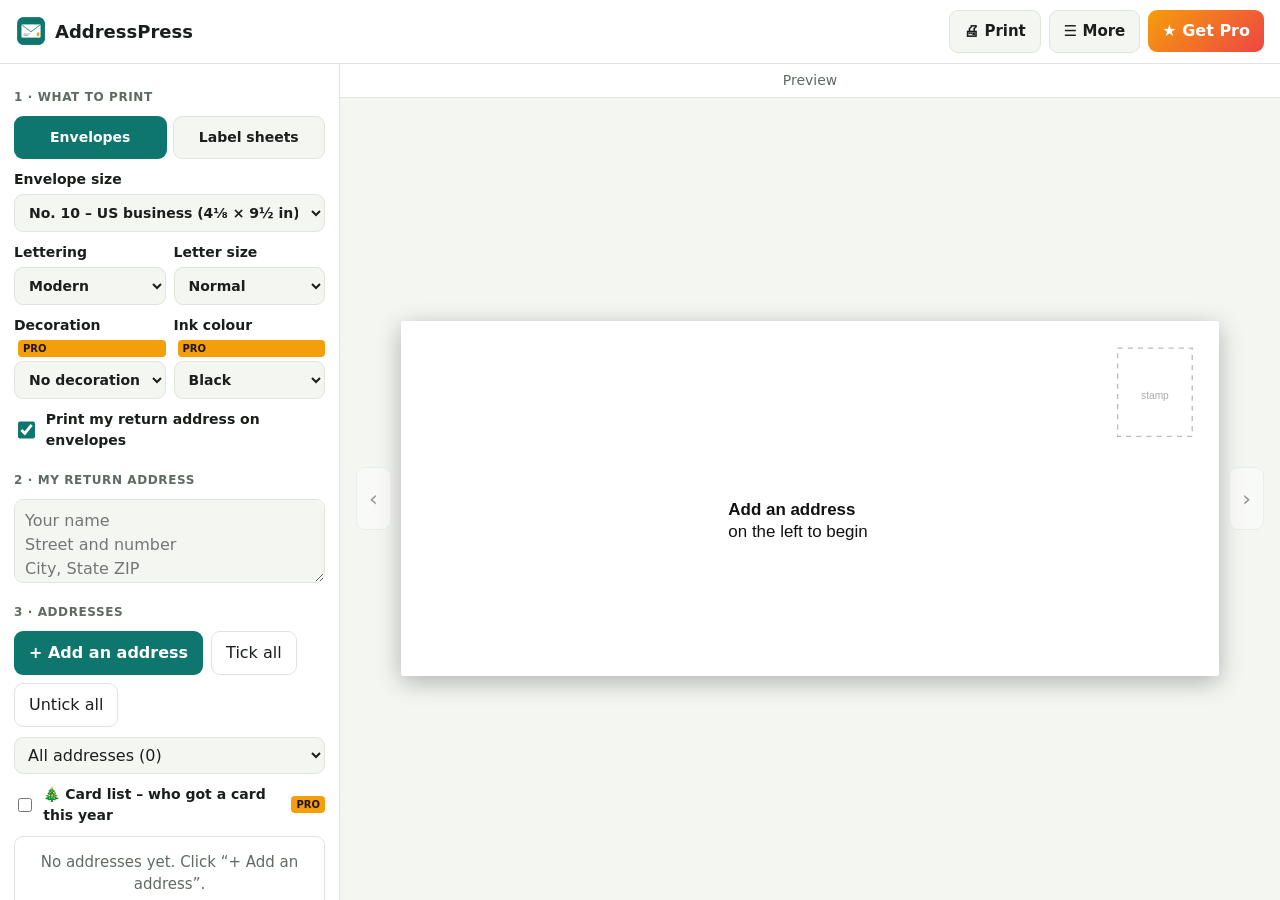
<file: index.html>
<!doctype html>
<html lang="en">
<head>
  <meta charset="utf-8">
  <meta name="viewport" content="width=device-width, initial-scale=1">
  <title>AddressPress – Envelope &amp; Label Printer</title>
  <meta name="description" content="Print addresses on envelopes and label sheets from your own address book. Simple, private and offline, with no print limits.">
  <meta name="theme-color" content="#0f766e">
  <link rel="manifest" href="manifest.json">
  <link rel="icon" href="icon-192.png">
  <link rel="stylesheet" href="style.css">
  <style id="pageRule"></style>
</head>
<body>
  <header class="topbar">
    <div class="brand"><img src="icon-192.png" alt="" width="30" height="30"><span>AddressPress</span></div>
    <span class="tree-title"></span>
    <div class="top-btns">
      <button id="printBtn" class="tb">🖨 Print</button>
      <button id="testBtn" class="tb">Print a test page</button>
      <button id="moreBtn" class="tb">☰ More</button>
      <button id="proBtn" class="pro-btn" hidden>★ Get Pro</button>
    </div>
    <div id="menu" class="menu" hidden>
      <button id="importBtn">Import addresses from Excel or CSV… <span class="badge pro-only">PRO</span></button>
      <button id="exportBtn">Save all addresses as a CSV file</button>
      <button id="sampleBtn">Add some sample addresses</button>
      <button id="clearBtn" class="danger">Delete all addresses…</button>
      <a href="help.html" target="_blank" rel="noopener">❓ How to use AddressPress</a>
      <a href="mailto:thequan03072002@gmail.com?subject=AddressPress%20feedback">✉ Feedback &amp; support</a>
      <a href="https://apps.microsoft.com/detail/9MWSF3JMP1GJ" target="_blank" rel="noopener">More apps: PrintCal photo calendar maker</a>
      <a href="https://apps.microsoft.com/detail/9NRR32J91340" target="_blank" rel="noopener">More apps: Kinleaf family tree maker</a>
    </div>
    <input id="fileIn" type="file" accept=".csv,text/csv,text/plain" hidden>
  </header>

  <main class="layout">
    <aside class="left">
      <h2>1 · What to print</h2>
      <div class="seg3" id="modes" style="grid-template-columns:1fr 1fr">
        <button data-m="env">Envelopes</button>
        <button data-m="lab">Label sheets</button>
      </div>
      <label class="field" id="envF">Envelope size<select id="env"></select></label>
      <div class="two" id="envCustomF" hidden>
        <label class="field">Width (mm)<input id="ew" type="text" inputmode="decimal" maxlength="5"></label>
        <label class="field">Height (mm)<input id="eh" type="text" inputmode="decimal" maxlength="5"></label>
      </div>
      <label class="field" id="labF">Label sheet<select id="lab"></select></label>
      <div class="two" id="labOpts">
        <label class="field">Start at label no.<input id="start" type="text" inputmode="numeric" maxlength="2"></label>
        <label class="field">Labels show<select id="labWhat"><option value="to">Each address once</option><option value="ret">Only my return address</option></select></label>
      </div>
      <div class="two">
        <label class="field">Lettering<select id="font"><option value="sans">Modern</option><option value="serif">Classic</option><option value="script">Handwriting</option><option value="elegant">Elegant ★</option><option value="pen">Pen ★</option></select></label>
        <label class="field">Letter size<select id="size"><option value="0.85">Small</option><option value="1">Normal</option><option value="1.2">Large</option><option value="1.4">Extra large</option></select></label>
      </div>
      <div class="two">
        <label class="field">Decoration <span class="badge pro-only">PRO</span><select id="design"></select></label>
        <label class="field">Ink colour <span class="badge pro-only">PRO</span><select id="ink"></select></label>
      </div>
      <label class="check" id="retChkF"><input id="showRet" type="checkbox"> Print my return address on envelopes</label>

      <h2>2 · My return address</h2>
      <textarea id="ret" placeholder="Your name&#10;Street and number&#10;City, State ZIP" spellcheck="false"></textarea>

      <h2>3 · Addresses <span id="count" style="text-transform:none;letter-spacing:0"></span></h2>
      <div class="row-btns" style="margin-top:0">
        <button id="addBtn" class="primary">+ Add an address</button>
        <button id="allBtn" class="ghost">Tick all</button>
        <button id="noneBtn" class="ghost">Untick all</button>
      </div>
      <div class="grp-bar"><select id="grpFilter" aria-label="Show a group"></select><button id="grpTick" class="ghost small" hidden></button></div>
      <label class="check"><input id="cardsOn" type="checkbox"> 🎄 Card list – who got a card this year <span class="badge pro-only">PRO</span></label>
      <div id="cardBox" class="card-box" hidden>
        <div class="row-btns tight"><label class="field inline">Year<select id="cardYear"></select></label><span id="cardStats" class="hint"></span></div>
        <p class="hint">✉ = you sent them a card · 📬 = they sent you one. Click to mark.</p>
        <div class="row-btns tight">
          <button id="tickNotSent" class="ghost small">Tick who has not got one yet</button>
          <button id="tickLast" class="ghost small">Tick last year’s list</button>
          <button id="markSent" class="ghost small">✉ Mark ticked as sent</button>
        </div>
      </div>
      <ul id="contacts" class="contacts"></ul>
      <p id="hint" class="hint"></p>

      <h2>If the print is off-centre</h2>
      <div class="two">
        <label class="field">Move right (mm)<input id="dx" type="text" inputmode="decimal" maxlength="5"></label>
        <label class="field">Move down (mm)<input id="dy" type="text" inputmode="decimal" maxlength="5"></label>
      </div>
      <p class="hint">Use minus numbers to move left or up. Try on plain paper first.</p>
      <p class="fb-note">💬 Something not working the way you want? Tell me – <a href="mailto:thequan03072002@gmail.com?subject=AddressPress%20feedback">thequan03072002@gmail.com</a>. I read every message and improve the app.</p>
    </aside>

    <section class="stage">
      <div id="pager" class="pager"></div>
      <div class="preview">
        <button id="prev" class="nav" title="Previous page">‹</button>
        <div id="page" style="height:100%;display:flex;align-items:center;justify-content:center;min-width:0;flex:1"></div>
        <button id="next" class="nav" title="Next page">›</button>
      </div>
    </section>
  </main>

  <dialog id="cDialog" class="dlg">
    <h2 id="cTitle">Add an address</h2>
    <label class="field">Name<input id="cName" type="text" maxlength="80" placeholder="e.g. Mr and Mrs Robert Miller"></label>
    <label class="field">Address<textarea id="cAddr" maxlength="400" placeholder="Street and number&#10;City, State ZIP&#10;Country (if abroad)" spellcheck="false"></textarea></label>
    <div class="field">Groups<div id="cGroups" class="gchips"></div>
      <div class="grp-new"><input id="cGroupName" type="text" maxlength="30" placeholder="New group, e.g. Wedding guests"><button id="cNewGroup" type="button" class="ghost small">＋ Add</button></div></div>
    <div class="row-btns">
      <button id="cSave" class="primary">Save</button>
      <button id="cNext" class="ghost">Save and add another</button>
      <button id="cCancel" class="ghost">Cancel</button>
    </div>
  </dialog>

  <dialog id="proDialog" class="dlg">
    <h2>AddressPress Pro</h2>
    <p class="muted">One-time purchase. Yours forever on this Microsoft account. Printing is never limited – print as often as you like, also in the free version.</p>
    <ul class="pro-list">
      <li><strong>Unlimited addresses</strong> in your address book <span class="muted">(Free: 10)</span></li>
      <li><strong>Import from a CSV file</strong> – bring your list from Excel, Google Contacts or Outlook</li>
      <li><strong>Your own envelope size</strong> in millimetres</li>
      <li><strong>Decorations</strong> – holly, Christmas trees, snowflakes, stars, hearts, flowers, balloons, elegant border</li>
      <li><strong>Coloured ink</strong> and the <strong>Elegant</strong> and <strong>Pen</strong> lettering</li>
      <li><strong>🎄 Card list</strong> – who got a card, who sent you one, last year’s list in one click</li>
    </ul>
    <p class="fb-note">💬 Something not working the way you want? Tell me – <a href="mailto:thequan03072002@gmail.com?subject=AddressPress%20feedback">thequan03072002@gmail.com</a>. I read every message and improve the app.</p>
    <p id="proMsg" class="pro-msg" hidden></p>
    <div class="row-btns">
      <button id="buyBtn" class="primary" autofocus>Unlock Pro</button>
      <button id="restoreBtn" class="ghost">Restore purchase</button>
      <button id="closePro" class="ghost">Not now</button>
    </div>
  </dialog>

  <div id="toast" class="toast" hidden></div>
  <div id="printArea"></div>
  <script src="datain.js"></script>
  <script src="app.js"></script>
  <script src="rate.js" data-id="9PJZFJ139JC2" data-app="AddressPress"></script>
</body>
</html>
</file>
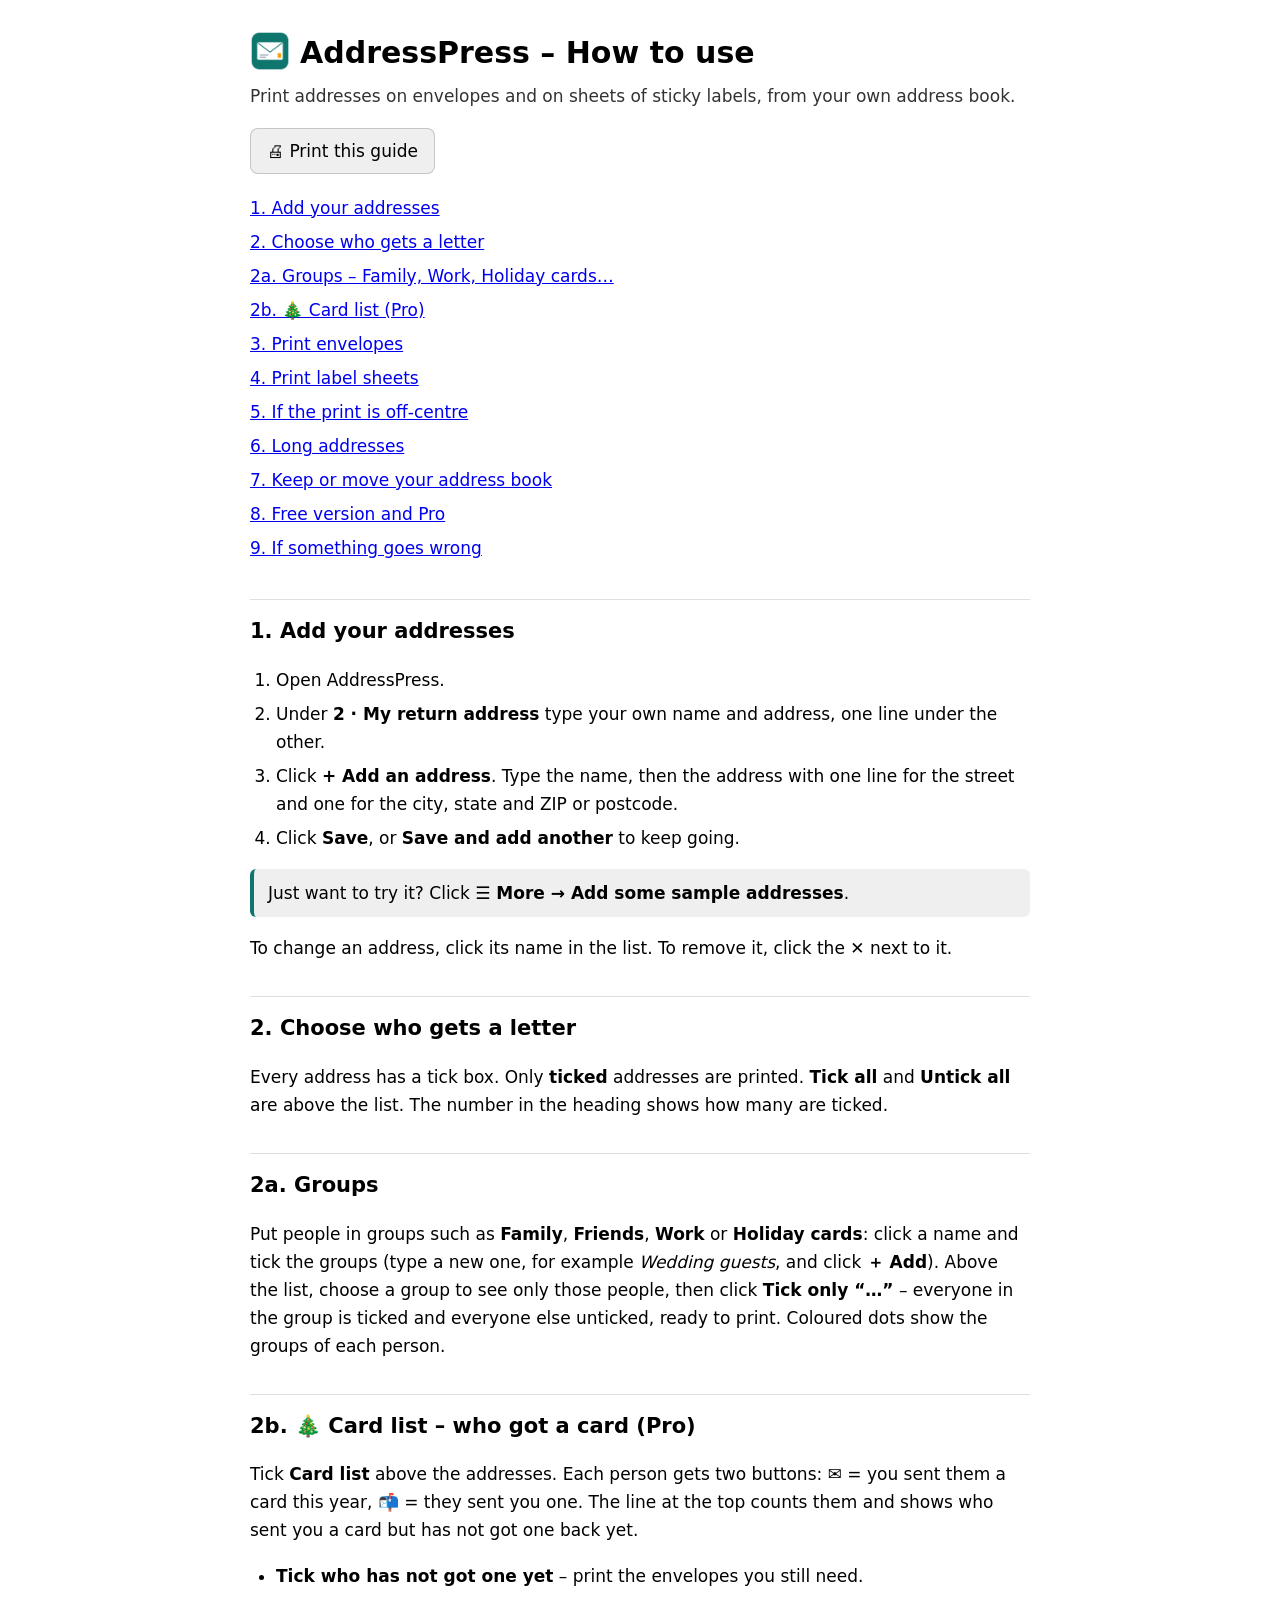
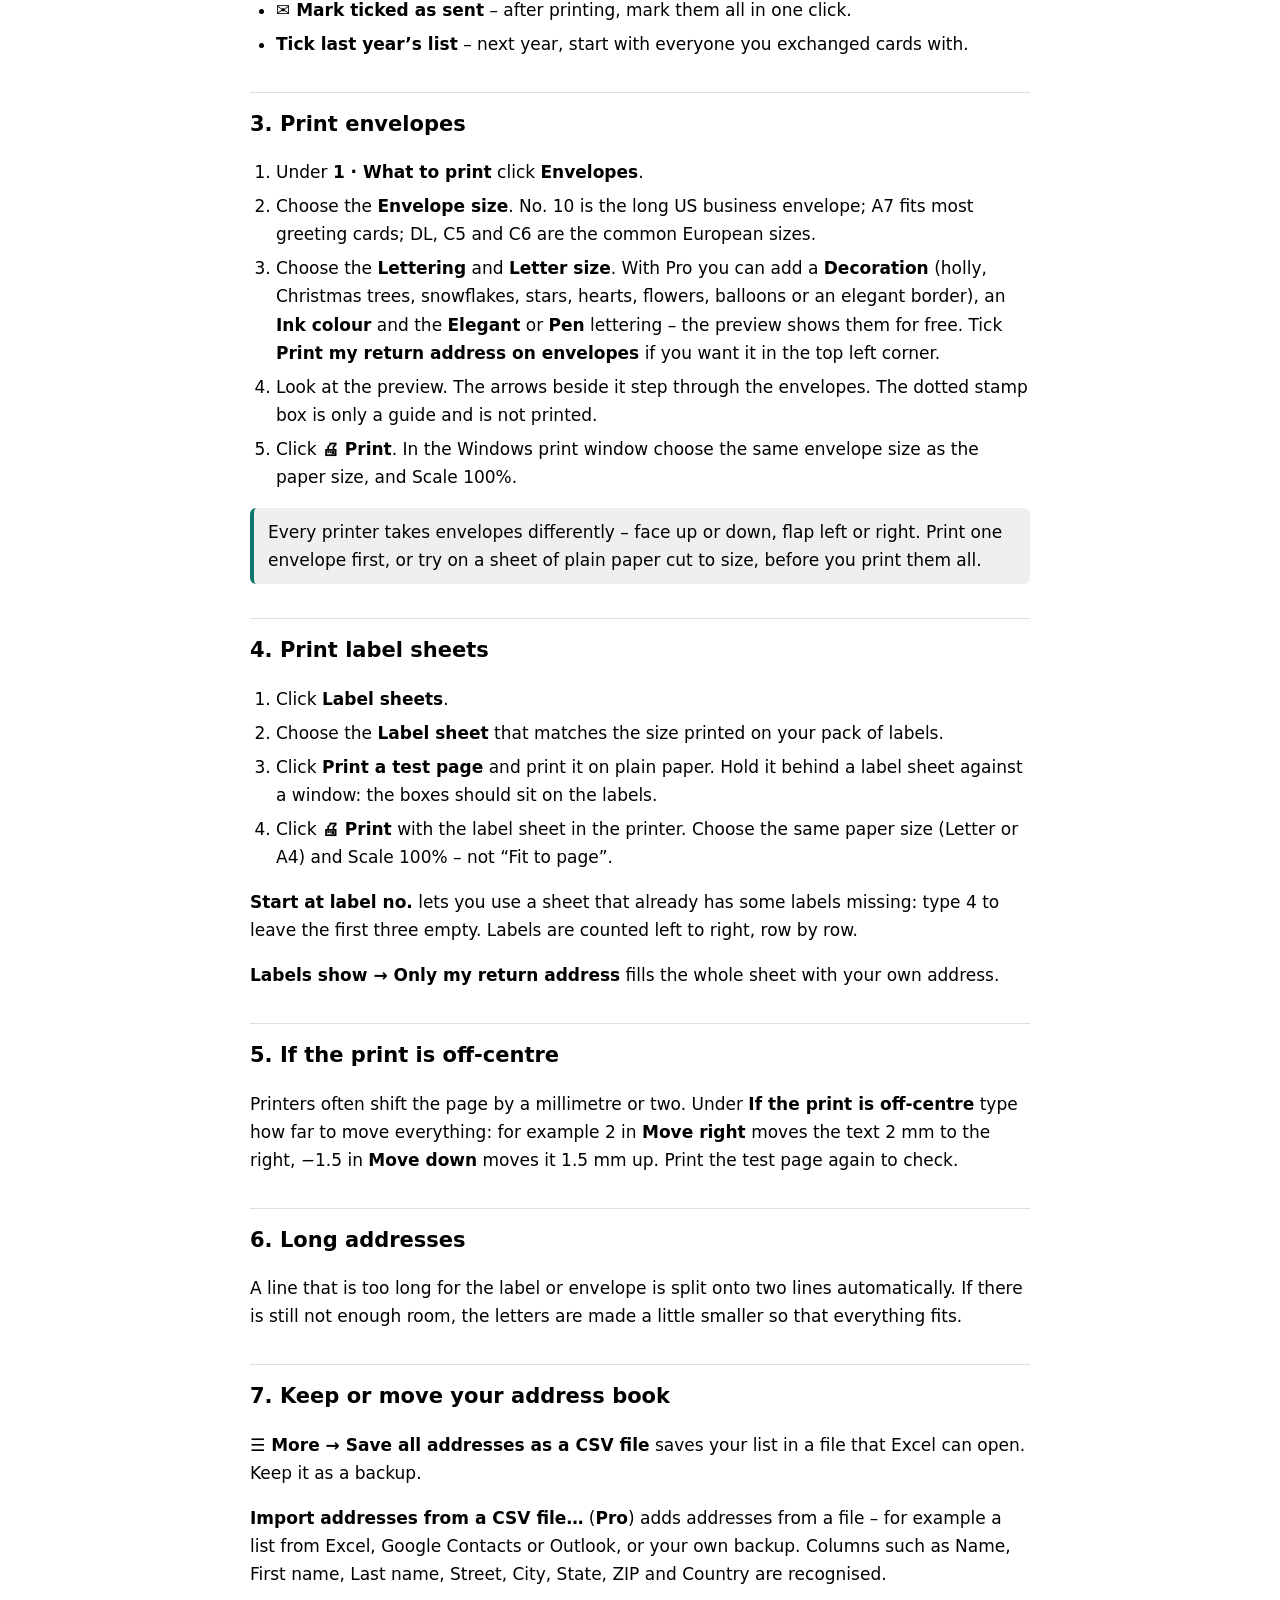
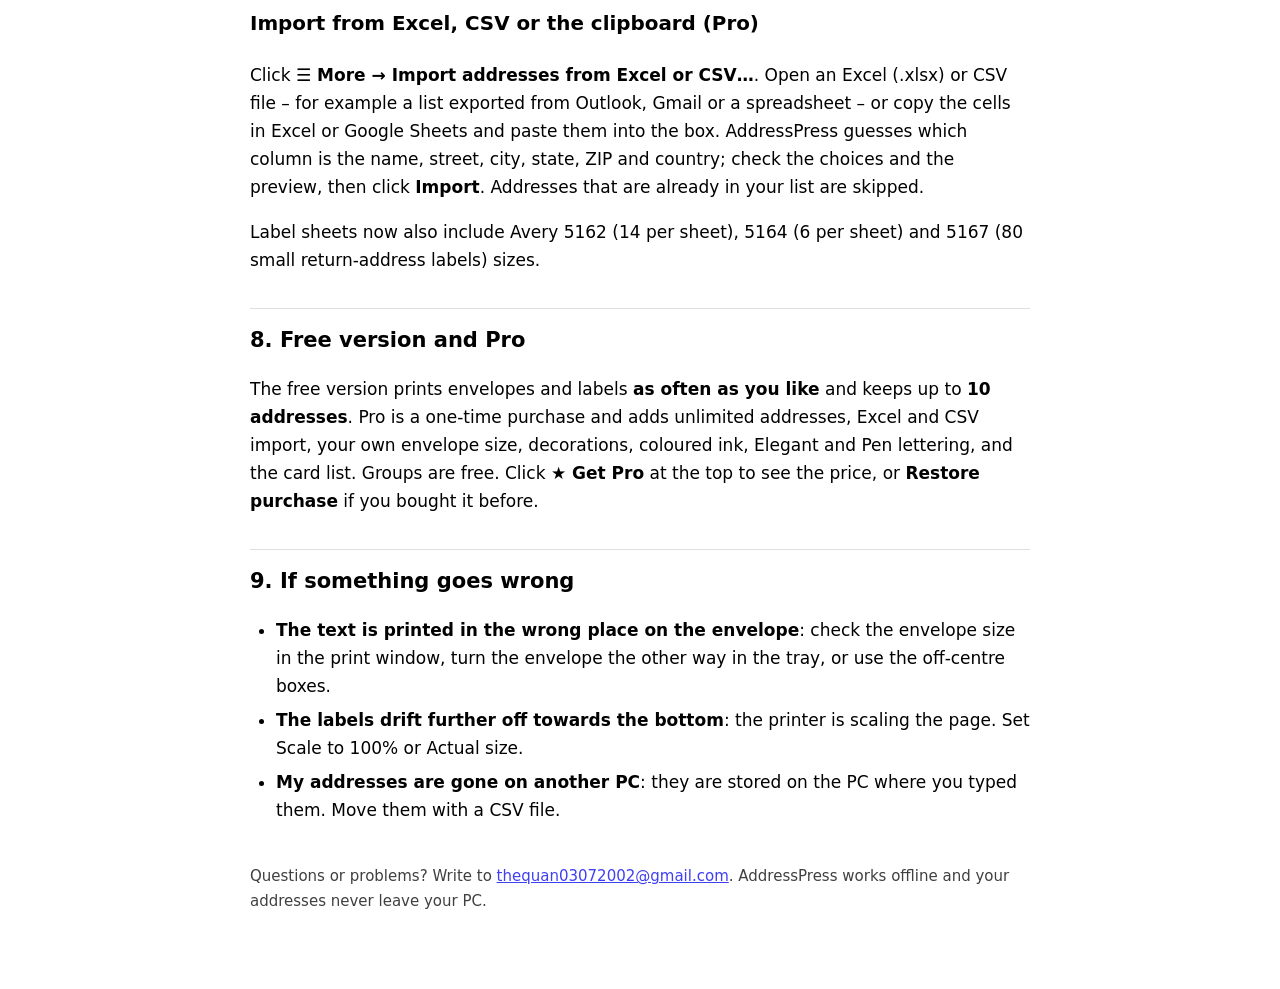
<file: help.html>
<!doctype html><html lang="en"><head><meta charset="utf-8"><meta name="viewport" content="width=device-width, initial-scale=1"><title>AddressPress – How to use</title><link rel="icon" href="icon-192.png"><style>:root{--a:#0f766e;color-scheme:light dark}body{font:17px/1.65 "Segoe UI",system-ui,sans-serif;max-width:780px;margin:0 auto;padding:28px 20px 60px}h1{font-size:30px;margin:0 0 4px}h1 img{vertical-align:-8px;border-radius:8px;margin-right:10px}h2{font-size:21px;margin:34px 0 8px;padding-top:14px;border-top:1px solid #8884}.lead{opacity:.8;margin:0 0 18px}ol,ul{padding-left:26px}li{margin:6px 0}.tip{border-left:4px solid var(--a);background:#8882;padding:10px 14px;border-radius:6px;margin:12px 0}.toc a{display:block;padding:3px 0}.foot{margin-top:40px;opacity:.75;font-size:15px}button{font:inherit;padding:8px 16px;border-radius:8px;border:1px solid #8886;cursor:pointer}figure{margin:16px 0}figure img{display:block;max-width:100%;height:auto;border:1px solid #8886;border-radius:8px}figcaption{font-size:14px;opacity:.75;margin-top:6px}@media print{.noprint{display:none}}</style></head><body><h1><img src="icon-192.png" width="40" height="40" alt="">AddressPress – How to use</h1><p class="lead">Print addresses on envelopes and on sheets of sticky labels, from your own address book.</p><p class="noprint"><button onclick="print()">🖨 Print this guide</button></p><div class="toc noprint"><a href="#s0">1. Add your addresses</a><a href="#s1">2. Choose who gets a letter</a><a href="#g">2a. Groups – Family, Work, Holiday cards…</a><a href="#c">2b. 🎄 Card list (Pro)</a><a href="#s2">3. Print envelopes</a><a href="#s3">4. Print label sheets</a><a href="#s4">5. If the print is off-centre</a><a href="#s5">6. Long addresses</a><a href="#s6">7. Keep or move your address book</a><a href="#s7">8. Free version and Pro</a><a href="#s8">9. If something goes wrong</a></div><h2 id="s0">1. Add your addresses</h2><ol><li>Open AddressPress.</li><li>Under <b>2 · My return address</b> type your own name and address, one line under the other.</li><li>Click <b>+ Add an address</b>. Type the name, then the address with one line for the street and one for the city, state and ZIP or postcode.</li><li>Click <b>Save</b>, or <b>Save and add another</b> to keep going.</li></ol><p class="tip">Just want to try it? Click <b>☰ More → Add some sample addresses</b>.</p><p>To change an address, click its name in the list. To remove it, click the <b>✕</b> next to it.</p><h2 id="s1">2. Choose who gets a letter</h2><p>Every address has a tick box. Only <b>ticked</b> addresses are printed. <b>Tick all</b> and <b>Untick all</b> are above the list. The number in the heading shows how many are ticked.</p><h2 id="g">2a. Groups</h2><p>Put people in groups such as <b>Family</b>, <b>Friends</b>, <b>Work</b> or <b>Holiday cards</b>: click a name and tick the groups (type a new one, for example <i>Wedding guests</i>, and click <b>＋ Add</b>). Above the list, choose a group to see only those people, then click <b>Tick only “…”</b> – everyone in the group is ticked and everyone else unticked, ready to print. Coloured dots show the groups of each person.</p><h2 id="c">2b. 🎄 Card list – who got a card (Pro)</h2><p>Tick <b>Card list</b> above the addresses. Each person gets two buttons: <b>✉</b> = you sent them a card this year, <b>📬</b> = they sent you one. The line at the top counts them and shows who sent you a card but has not got one back yet.</p><ul><li><b>Tick who has not got one yet</b> – print the envelopes you still need.</li><li><b>✉ Mark ticked as sent</b> – after printing, mark them all in one click.</li><li><b>Tick last year’s list</b> – next year, start with everyone you exchanged cards with.</li></ul><h2 id="s2">3. Print envelopes</h2><ol><li>Under <b>1 · What to print</b> click <b>Envelopes</b>.</li><li>Choose the <b>Envelope size</b>. No. 10 is the long US business envelope; A7 fits most greeting cards; DL, C5 and C6 are the common European sizes.</li><li>Choose the <b>Lettering</b> and <b>Letter size</b>. With Pro you can add a <b>Decoration</b> (holly, Christmas trees, snowflakes, stars, hearts, flowers, balloons or an elegant border), an <b>Ink colour</b> and the <b>Elegant</b> or <b>Pen</b> lettering – the preview shows them for free. Tick <b>Print my return address on envelopes</b> if you want it in the top left corner.</li><li>Look at the preview. The arrows beside it step through the envelopes. The dotted stamp box is only a guide and is not printed.</li><li>Click <b>🖨 Print</b>. In the Windows print window choose the same envelope size as the paper size, and Scale 100%.</li></ol><p class="tip">Every printer takes envelopes differently – face up or down, flap left or right. Print one envelope first, or try on a sheet of plain paper cut to size, before you print them all.</p><h2 id="s3">4. Print label sheets</h2><ol><li>Click <b>Label sheets</b>.</li><li>Choose the <b>Label sheet</b> that matches the size printed on your pack of labels.</li><li>Click <b>Print a test page</b> and print it on plain paper. Hold it behind a label sheet against a window: the boxes should sit on the labels.</li><li>Click <b>🖨 Print</b> with the label sheet in the printer. Choose the same paper size (Letter or A4) and Scale 100% – not “Fit to page”.</li></ol><p><b>Start at label no.</b> lets you use a sheet that already has some labels missing: type 4 to leave the first three empty. Labels are counted left to right, row by row.</p><p><b>Labels show → Only my return address</b> fills the whole sheet with your own address.</p><h2 id="s4">5. If the print is off-centre</h2><p>Printers often shift the page by a millimetre or two. Under <b>If the print is off-centre</b> type how far to move everything: for example 2 in <b>Move right</b> moves the text 2 mm to the right, −1.5 in <b>Move down</b> moves it 1.5 mm up. Print the test page again to check.</p><h2 id="s5">6. Long addresses</h2><p>A line that is too long for the label or envelope is split onto two lines automatically. If there is still not enough room, the letters are made a little smaller so that everything fits.</p><h2 id="s6">7. Keep or move your address book</h2><p><b>☰ More → Save all addresses as a CSV file</b> saves your list in a file that Excel can open. Keep it as a backup.</p><p><b>Import addresses from a CSV file…</b> (<b>Pro</b>) adds addresses from a file – for example a list from Excel, Google Contacts or Outlook, or your own backup. Columns such as Name, First name, Last name, Street, City, State, ZIP and Country are recognised.</p><h3>Import from Excel, CSV or the clipboard (Pro)</h3><p>Click <b>☰ More → Import addresses from Excel or CSV…</b>. Open an Excel (.xlsx) or CSV file – for example a list exported from Outlook, Gmail or a spreadsheet – or copy the cells in Excel or Google Sheets and paste them into the box. AddressPress guesses which column is the name, street, city, state, ZIP and country; check the choices and the preview, then click <b>Import</b>. Addresses that are already in your list are skipped.</p><p>Label sheets now also include Avery 5162 (14 per sheet), 5164 (6 per sheet) and 5167 (80 small return-address labels) sizes.</p><h2 id="s7">8. Free version and Pro</h2><p>The free version prints envelopes and labels <b>as often as you like</b> and keeps up to <b>10 addresses</b>. Pro is a one-time purchase and adds unlimited addresses, Excel and CSV import, your own envelope size, decorations, coloured ink, Elegant and Pen lettering, and the card list. Groups are free. Click <b>★ Get Pro</b> at the top to see the price, or <b>Restore purchase</b> if you bought it before.</p><h2 id="s8">9. If something goes wrong</h2><ul><li><b>The text is printed in the wrong place on the envelope</b>: check the envelope size in the print window, turn the envelope the other way in the tray, or use the off-centre boxes.</li><li><b>The labels drift further off towards the bottom</b>: the printer is scaling the page. Set Scale to 100% or Actual size.</li><li><b>My addresses are gone on another PC</b>: they are stored on the PC where you typed them. Move them with a CSV file.</li></ul><p class="foot">Questions or problems? Write to <a href="mailto:thequan03072002@gmail.com">thequan03072002@gmail.com</a>. AddressPress works offline and your addresses never leave your PC.</p></body></html>
</file>
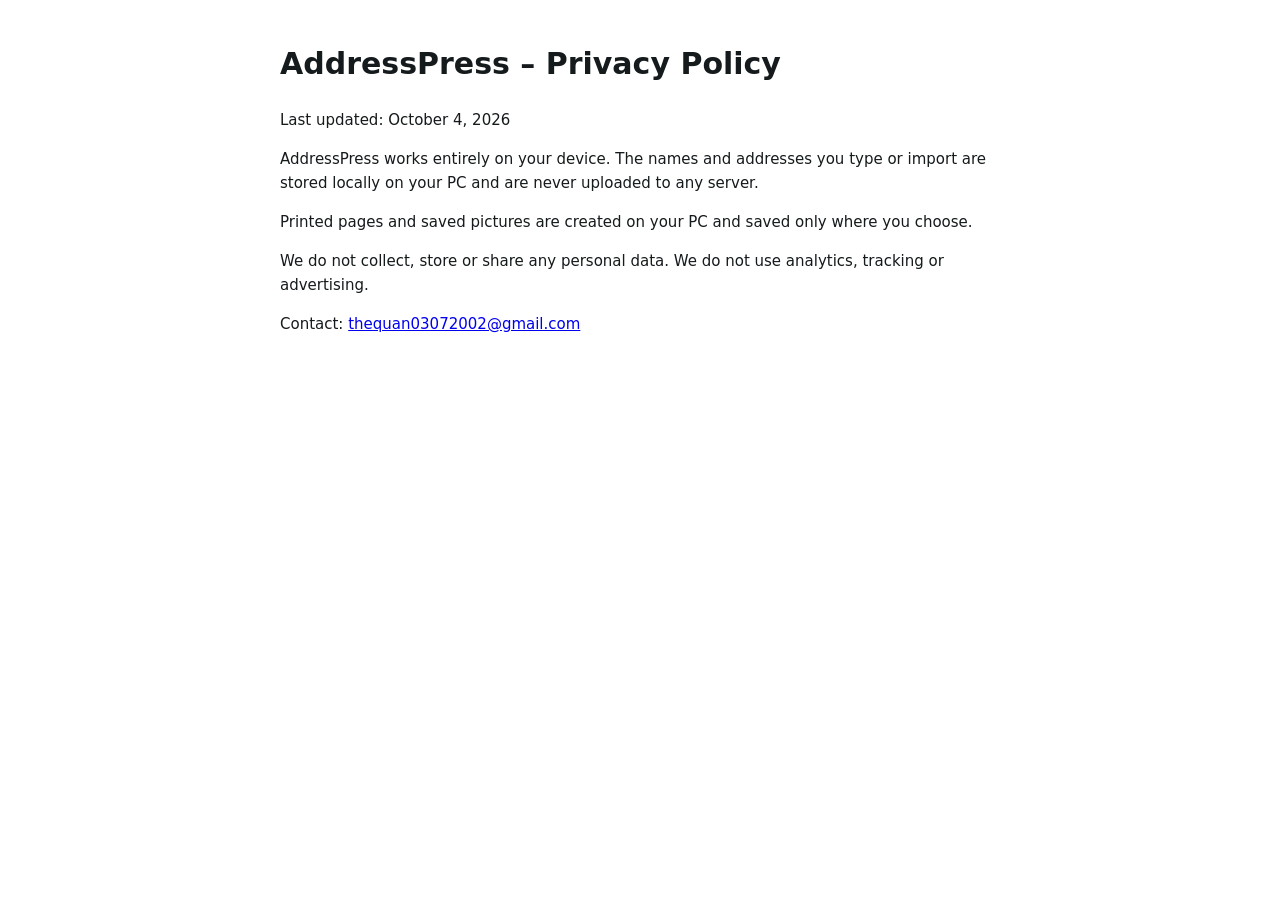
<file: privacy.html>
<!doctype html>
<html lang="en"><head><meta charset="utf-8"><meta name="viewport" content="width=device-width, initial-scale=1">
<title>AddressPress – Privacy Policy</title>
<style>body{font:15px/1.6 "Segoe UI",system-ui,sans-serif;max-width:720px;margin:40px auto;padding:0 16px;color:#151a1c}</style></head>
<body>
<h1>AddressPress – Privacy Policy</h1>
<p>Last updated: October 4, 2026</p>
<p>AddressPress works entirely on your device. The names and addresses you type or import are stored locally on your PC and are never uploaded to any server.</p>
<p>Printed pages and saved pictures are created on your PC and saved only where you choose.</p>
<p>We do not collect, store or share any personal data. We do not use analytics, tracking or advertising.</p>
<p>Contact: <a href="mailto:thequan03072002@gmail.com">thequan03072002@gmail.com</a></p>
</body></html>
</file>
<file: style.css>
:root {
  --bg: #f4f6f2; --card: #ffffff; --text: #1a1f1b; --muted: #5f6b62;
  --line: #dfe5dc; --accent: #0f766e; --accent-2: #d5f2ee; --on-accent: #ffffff; --danger: #b42318;
  color-scheme: light dark;
}
@media (prefers-color-scheme: dark) {
  :root { --bg: #121613; --card: #1b211c; --text: #e9efe9; --muted: #9aa79d;
    --line: #2c362e; --accent: #5eead4; --accent-2: #0f3b37; --on-accent: #04211f; --danger: #f97066; }
}
* { box-sizing: border-box; }
html, body { height: 100%; }
body { margin: 0; font: 16px/1.5 "Segoe UI", system-ui, sans-serif; background: var(--bg); color: var(--text); display: flex; flex-direction: column; }
[hidden] { display: none !important; }
.topbar { position: relative; display: flex; align-items: center; gap: 14px; padding: 10px 16px; border-bottom: 1px solid var(--line); background: var(--card); }
.brand { display: flex; align-items: center; gap: 9px; font-weight: 700; font-size: 18px; }
.brand img { border-radius: 7px; }
.tree-title { flex: 1; min-width: 120px; font: 600 17px "Segoe UI", system-ui, sans-serif; padding: 8px 10px; border-radius: 9px; border: 1px solid transparent; background: transparent; color: var(--text); }
.tree-title:hover { border-color: var(--line); }
.top-btns { display: flex; gap: 8px; align-items: center; }
button { font: inherit; border-radius: 9px; padding: 9px 14px; cursor: pointer; border: 1px solid transparent; }
button:disabled { opacity: .45; cursor: not-allowed; }
.tb { background: var(--bg); color: var(--text); border-color: var(--line); font-weight: 600; font-size: 15px; }
.tb:hover, .ghost:hover { border-color: var(--accent); }
.primary { background: var(--accent); color: var(--on-accent); font-weight: 700; }
.ghost { background: transparent; color: var(--text); border-color: var(--line); }
.danger { color: var(--danger) !important; }
.pro-btn { background: linear-gradient(135deg, #f59e0b, #ef4444); color: #fff; font-weight: 700; border: 0; }
.pro-btn.is-pro { background: var(--accent-2); color: var(--accent); cursor: default; }
.badge { font-size: 10px; font-weight: 700; background: #f59e0b; color: #1f1503; border-radius: 4px; padding: 1px 5px; margin-left: 4px; vertical-align: 1px; }
body.unlocked .pro-only { display: none; }
.menu { position: absolute; right: 16px; top: 54px; z-index: 20; background: var(--card); border: 1px solid var(--line); border-radius: 12px; padding: 6px; display: flex; flex-direction: column; min-width: 300px; box-shadow: 0 10px 30px rgba(0,0,0,.25); }
.menu button, .menu a { text-align: left; background: transparent; color: var(--text); padding: 10px 12px; border-radius: 8px; text-decoration: none; font-size: 15px; }
.menu button:hover, .menu a:hover { background: var(--accent-2); }

.layout { flex: 1; min-height: 0; display: grid; grid-template-columns: 340px minmax(0, 1fr); }
.left, .right { background: var(--card); padding: 14px; overflow: auto; display: flex; flex-direction: column; gap: 10px; }
.left { border-right: 1px solid var(--line); }
.right { border-left: 1px solid var(--line); }
@media (max-width: 900px) { .layout { grid-template-columns: 1fr; grid-template-rows: auto 60vh auto; } .left { max-height: 160px; } }
@media (max-width: 640px) { .topbar { flex-wrap: wrap; gap: 8px; padding: 8px 10px; } .tree-title:empty { display: none; } .top-btns { flex-wrap: wrap; margin-left: auto; } .tb { font-size: 14px; padding: 7px 10px; } .left { max-height: 45vh; } }
input[type=text], input[type=search], select, textarea { font: inherit; padding: 9px 10px; border-radius: 9px; border: 1px solid var(--line); background: var(--bg); color: var(--text); width: 100%; }
input:focus, select:focus, textarea:focus, button:focus-visible { outline: 3px solid var(--accent); outline-offset: 1px; }
textarea { min-height: 70px; resize: vertical; }
.people { list-style: none; margin: 0; padding: 0; display: flex; flex-direction: column; gap: 2px; flex: 1; overflow: auto; }
.people button { width: 100%; text-align: left; background: transparent; color: var(--text); padding: 7px 9px; font-size: 15px; overflow: hidden; text-overflow: ellipsis; white-space: nowrap; }
.people button:hover { background: var(--bg); }
.people button.on { background: var(--accent-2); color: var(--accent); font-weight: 700; }
.people small { color: var(--muted); font-weight: 400; }
.hint { color: var(--muted); font-size: 13px; font-weight: 400; margin: 0; }
.muted { color: var(--muted); }

.stage { position: relative; min-width: 0; min-height: 0; display: flex; flex-direction: column; }
.stagebar { display: flex; justify-content: space-between; align-items: center; gap: 12px; padding: 8px 12px; border-bottom: 1px solid var(--line); background: var(--card); font-size: 14px; }
.stagebar label { display: flex; align-items: center; gap: 8px; color: var(--muted); min-width: 0; }
.stagebar select { width: auto; max-width: 340px; padding: 6px 8px; }
.zoom { display: flex; gap: 4px; }
.zoom button { background: var(--bg); color: var(--text); border-color: var(--line); padding: 5px 12px; font-weight: 700; }
#svg { flex: 1; width: 100%; min-height: 0; cursor: grab; touch-action: none; background: var(--bg); }
#svg.drag { cursor: grabbing; }
#svg .p { cursor: pointer; }
.stage-hint { position: absolute; left: 0; right: 0; bottom: 8px; text-align: center; color: var(--muted); font-size: 13px; margin: 0; pointer-events: none; }

.right h2 { font-size: 20px; margin: 0; }
.field { display: flex; flex-direction: column; gap: 4px; font-weight: 600; font-size: 14px; }
.two { display: grid; grid-template-columns: 1fr 1fr; gap: 8px; }
.seg { display: flex; gap: 0; border: 1px solid var(--line); border-radius: 9px; overflow: hidden; }
.seg button { flex: 1; border-radius: 0; background: var(--bg); color: var(--text); padding: 8px 6px; font-size: 14px; }
.seg button.on { background: var(--accent); color: var(--on-accent); font-weight: 700; }
.photo-row { display: flex; align-items: center; gap: 12px; }
.photo { width: 76px; height: 76px; border-radius: 50%; object-fit: cover; background: var(--accent-2); border: 2px solid var(--line); display: flex; align-items: center; justify-content: center; font-weight: 700; font-size: 24px; color: var(--accent); flex: none; }
.rel { display: grid; grid-template-columns: 1fr 1fr; gap: 8px; }
.rel button { background: var(--accent-2); color: var(--accent); font-weight: 700; font-size: 14px; padding: 10px 6px; }
.rel button:hover { outline: 2px solid var(--accent); }
.rel .wide { grid-column: 1 / -1; }
.check { display: flex; align-items: center; gap: 8px; font-weight: 600; font-size: 14px; }
.check input { width: 18px; height: 18px; accent-color: var(--accent); }
.sect { font-size: 12px; text-transform: uppercase; letter-spacing: .6px; color: var(--muted); margin: 8px 0 0; }
.empty-panel { color: var(--muted); text-align: center; margin-top: 30px; }

.dlg { border: 1px solid var(--line); border-radius: 16px; padding: 24px; background: var(--card); color: var(--text); max-width: 460px; width: calc(100% - 32px); }
.dlg::backdrop { background: rgba(0,0,0,.55); }
.dlg h2 { margin: 0 0 6px; font-size: 22px; }
.dlg .field { margin-top: 12px; }
.row-btns { display: flex; gap: 8px; flex-wrap: wrap; margin-top: 18px; }
.pro-list { padding-left: 20px; line-height: 1.8; }
.pro-msg { background: var(--accent-2); border-radius: 8px; padding: 9px 11px; }
.pick-list { display: flex; flex-direction: column; gap: 8px; margin-top: 12px; }
.pick-list button { background: var(--accent-2); color: var(--accent); font-weight: 700; text-align: left; }
.toast { position: fixed; left: 50%; bottom: 26px; transform: translateX(-50%); background: #1f2937; color: #fff; padding: 11px 18px; border-radius: 10px; z-index: 50; max-width: calc(100% - 24px); }

.left h2 { font-size: 12px; text-transform: uppercase; letter-spacing: .6px; color: var(--muted); margin: 10px 0 0; }
.three { display: grid; grid-template-columns: 1.3fr .8fr 1.2fr; gap: 6px; }
.addrow { display: flex; gap: 6px; }
.addrow input { flex: 1; }
.events { list-style: none; margin: 0; padding: 0; display: flex; flex-direction: column; gap: 2px; }
.events li { display: flex; align-items: center; gap: 8px; padding: 5px 6px; border-radius: 8px; font-size: 14px; }
.events li:hover { background: var(--bg); }
.events .when { color: var(--muted); font-variant-numeric: tabular-nums; min-width: 54px; }
.events .txt { flex: 1; overflow: hidden; text-overflow: ellipsis; white-space: nowrap; }
.events button { background: transparent; color: var(--muted); padding: 2px 8px; border-color: transparent; }
.events button:hover { color: var(--danger); border-color: var(--line); }
.stage { align-items: stretch; background: var(--bg); }
.months { display: flex; gap: 4px; padding: 8px 12px; flex-wrap: wrap; justify-content: center; border-bottom: 1px solid var(--line); background: var(--card); }
.months button { background: var(--bg); color: var(--text); border-color: var(--line); padding: 5px 10px; font-size: 14px; position: relative; }
.months button.on { background: var(--accent); color: var(--on-accent); font-weight: 700; border-color: transparent; }
.months button.has::after { content: ""; position: absolute; right: 3px; top: 3px; width: 6px; height: 6px; border-radius: 50%; background: #f59e0b; }
.preview { flex: 1; min-height: 0; display: flex; align-items: center; justify-content: center; padding: 16px; gap: 10px; }
.preview svg { max-width: 100%; max-height: 100%; width: auto; height: 100%; background: #fff; box-shadow: 0 6px 24px rgba(0,0,0,.28); border-radius: 3px; }
.nav { background: var(--card); color: var(--text); border-color: var(--line); font-size: 22px; padding: 14px 12px; }
.swatches { display: flex; gap: 6px; flex-wrap: wrap; }
.swatches button { width: 30px; height: 30px; border-radius: 50%; padding: 0; border: 3px solid transparent; }
.swatches button.on { border-color: var(--text); }

#printArea { display: none; }
@media print {
  body > *:not(#printArea) { display: none !important; }
  body { background: #fff; display: block; margin: 0; }
  #printArea { display: block; }
  #printArea svg { display: block; width: 100vw; height: 100vh; page-break-after: always; break-after: page; }
}
.seg3 { display: grid; grid-template-columns: 1fr 1fr 1fr; gap: 6px; }
.seg3 button { background: var(--bg); color: var(--text); border-color: var(--line); padding: 10px 4px; font-size: 14px; font-weight: 600; }
.seg3 button.on { background: var(--accent); color: var(--on-accent); border-color: transparent; }
#words { min-height: 220px; font-size: 16px; line-height: 1.45; flex: 1; }
.pager { text-align: center; padding: 6px; color: var(--muted); font-size: 14px; background: var(--card); border-bottom: 1px solid var(--line); }
.warn { background: var(--accent-2); border-radius: 8px; padding: 8px 10px; font-size: 13px; margin: 0; }
.contacts { flex: none; min-height: 46px; list-style: none; margin: 0; padding: 0; display: flex; flex-direction: column; gap: 2px; max-height: 260px; overflow: auto; border: 1px solid var(--line); border-radius: 9px; }
.contacts li { display: flex; align-items: center; gap: 8px; padding: 6px 8px; font-size: 15px; }
.contacts li:hover { background: var(--bg); }
.contacts input { width: 18px; height: 18px; accent-color: var(--accent); flex: none; }
.contacts .nm { flex: 1; overflow: hidden; text-overflow: ellipsis; white-space: nowrap; cursor: pointer; }
.contacts small { color: var(--muted); }
.contacts button { background: transparent; color: var(--muted); padding: 2px 8px; border-color: transparent; }
.contacts button:hover { color: var(--danger); border-color: var(--line); }
.contacts .none { color: var(--muted); padding: 14px; text-align: center; }
.preview svg { height: auto; max-height: 100%; }
#ret { min-height: 84px; }
#cAddr { min-height: 110px; }
.fb-note { color: var(--muted); font-size: 13px; line-height: 1.45; margin: 8px 0 0; overflow-wrap: anywhere; }
.fb-note a { color: var(--accent); }
.grp-bar { display: flex; gap: 6px; align-items: center; }
.grp-bar select { flex: 1; padding: 7px 9px; }
.small { padding: 5px 10px; font-size: 13px; }
.tight { margin-top: 0 !important; flex-wrap: wrap; align-items: center; }
.field.inline { flex-direction: row; align-items: center; gap: 6px; }
.field.inline select { width: auto; padding: 4px 8px; }
.card-box { background: var(--accent-2); border-radius: 10px; padding: 8px 10px; display: flex; flex-direction: column; gap: 6px; }
.gdot { display: inline-block; width: 9px; height: 9px; border-radius: 50%; margin-right: 3px; vertical-align: 1px; }
.contacts .ct { background: transparent; border: 1px solid var(--line); padding: 1px 5px; font-size: 13px; opacity: .35; filter: grayscale(1); }
.contacts .ct.on { opacity: 1; filter: none; border-color: var(--accent); background: var(--accent-2); }
.gchips { display: flex; flex-wrap: wrap; gap: 6px; margin-top: 4px; font-weight: 400; }
.gchip { display: inline-flex; align-items: center; gap: 4px; border: 1px solid var(--line); border-radius: 14px; padding: 3px 9px; font-size: 13px; cursor: pointer; }
.gchip input { width: 14px; height: 14px; }
.grp-new { display: flex; gap: 6px; margin-top: 6px; }
.grp-new input { flex: 1; padding: 6px 8px; font-weight: 400; }
.warn { color: var(--danger); }
</file>
